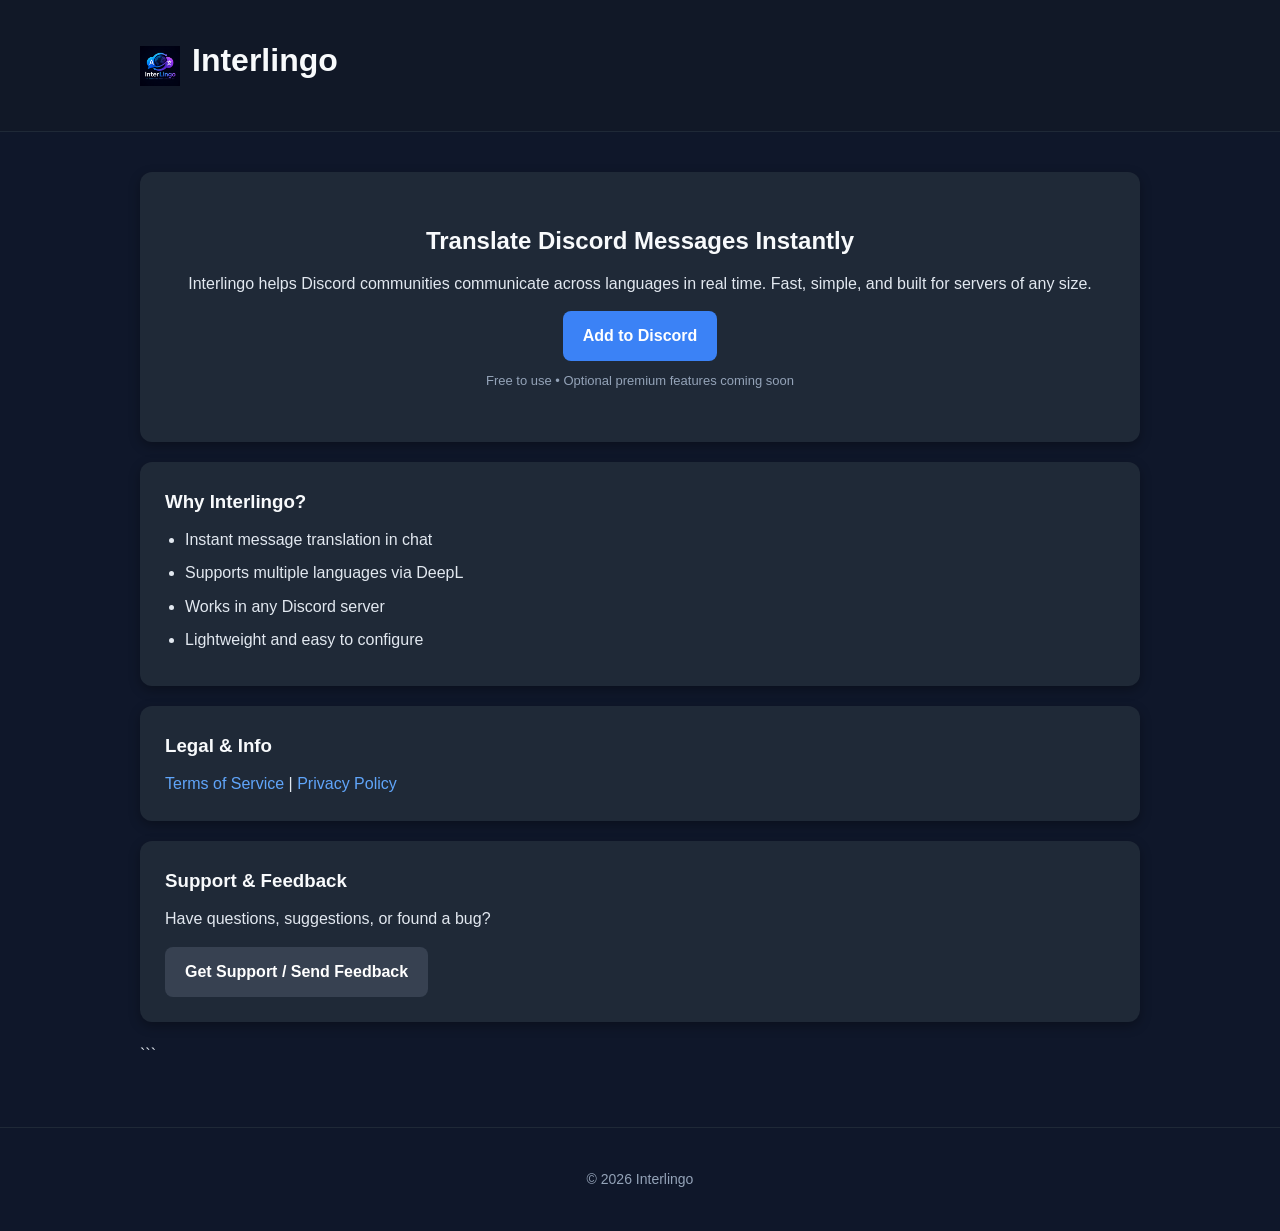
<file: index.html>
<!DOCTYPE html>

<html lang="en">
<head>
  <meta charset="UTF-8" />
  <meta name="viewport" content="width=device-width, initial-scale=1.0" />
  <title>Interlingo - Discord Translation Bot</title>
  <link rel="stylesheet" href="styles.css" />
</head>

<body>

  <!-- Header -->

  <header class="site-header">
    <div class="container">
      <img src="interlingo-logo.png" alt="Interlingo Logo" class="logo" />
      <h1>Interlingo</h1>
    </div>
  </header>

  <!-- Hero Section -->

  <main class="container">


<section class="card hero">
  <h2>Translate Discord Messages Instantly</h2>
  <p>
    Interlingo helps Discord communities communicate across languages in real time.
    Fast, simple, and built for servers of any size.
  </p>

  <!-- Add to Discord Button -->
  <a class="btn primary"
     href=https://discord.com/oauth2/authorize?client_id=1515765473223118989&scope=bot%20applications.commands&permissions=84992
     target="_blank">
    Add to Discord
  </a>

  <p class="small-text">
    Free to use • Optional premium features coming soon
  </p>
</section>

<!-- Features -->
<section class="card">
  <h3>Why Interlingo?</h3>
  <ul>
    <li>Instant message translation in chat</li>
    <li>Supports multiple languages via DeepL</li>
    <li>Works in any Discord server</li>
    <li>Lightweight and easy to configure</li>
  </ul>
</section>

<!-- Trust / Legal Links -->
<section class="card">
  <h3>Legal & Info</h3>
  <p>
    <a href="terms.html">Terms of Service</a> |
    <a href="privacy.html">Privacy Policy</a>
  </p>
</section>

<!-- Support -->
<section class="card">
  <h3>Support & Feedback</h3>
  <p>
    Have questions, suggestions, or found a bug?
  </p>

  <a class="btn secondary" href="support.html">
    Get Support / Send Feedback
  </a>
</section>
```

  </main>

  <!-- Footer -->

  <footer class="site-footer">
    <div class="container">
      <p>&copy; 2026 Interlingo</p>
    </div>
  </footer>

</body>
</html>
</file>
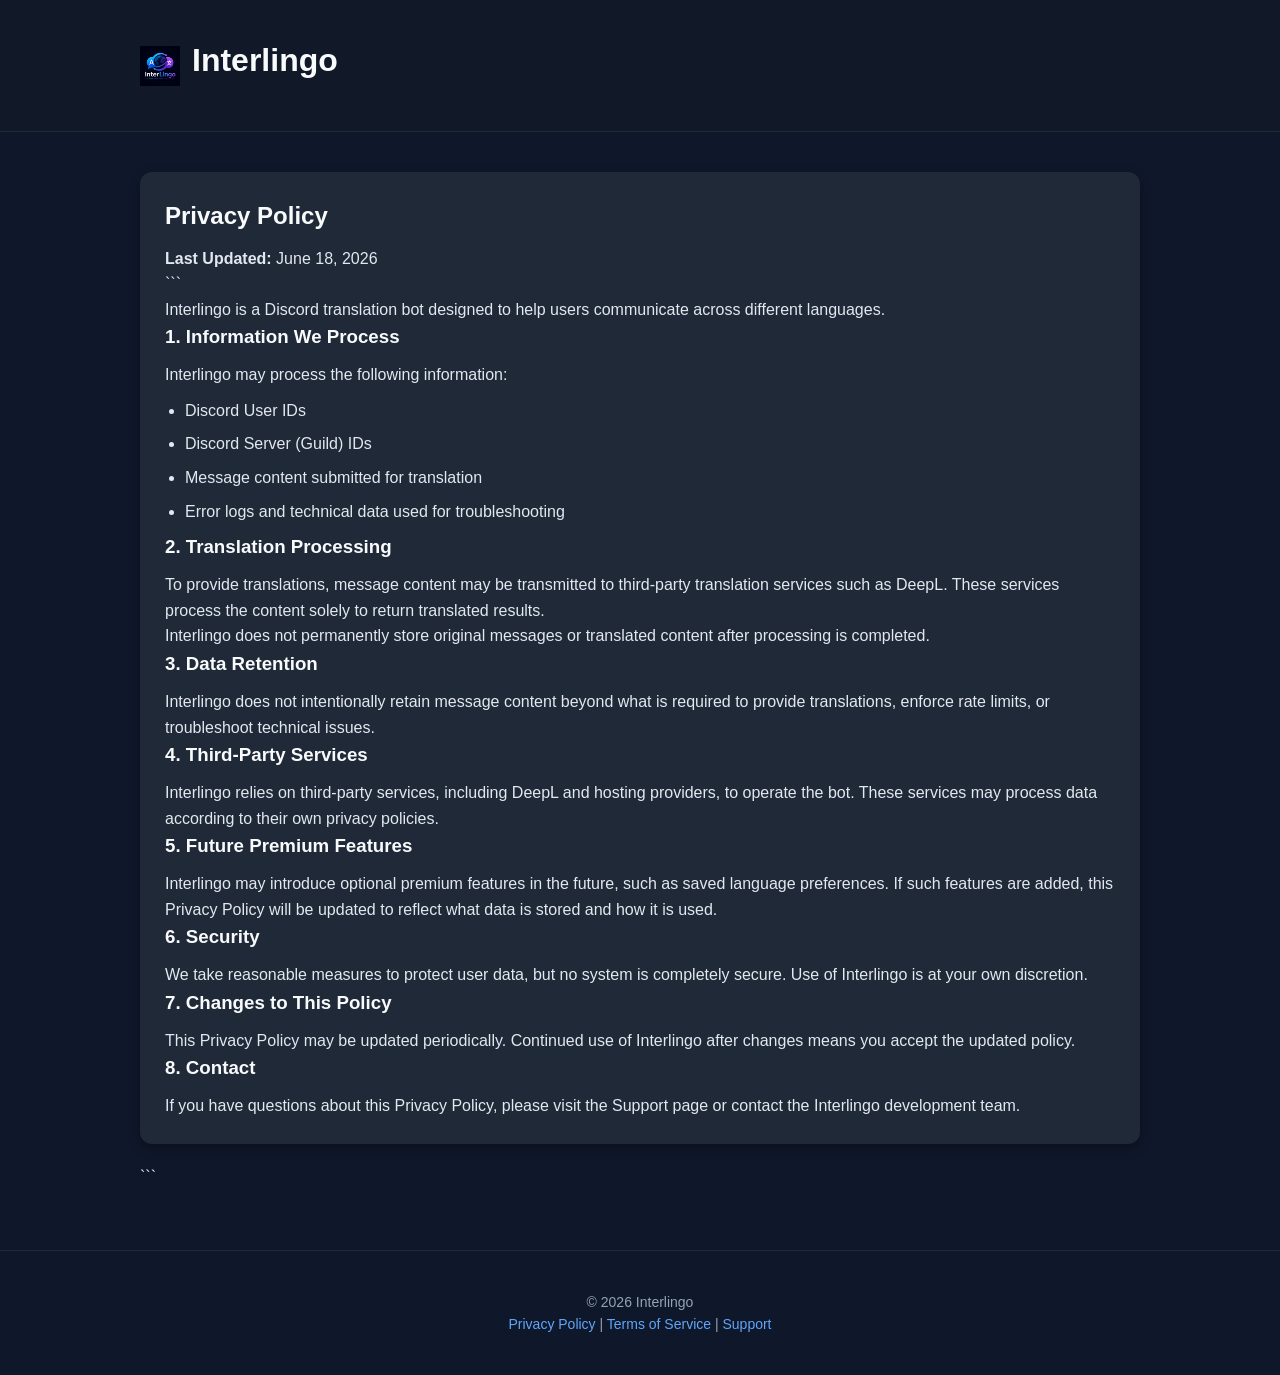
<file: privacy.html>
<!DOCTYPE html>

<html lang="en">
<head>
  <meta charset="UTF-8" />
  <meta name="viewport" content="width=device-width, initial-scale=1.0" />
  <title>Interlingo - Privacy Policy</title>
  <link rel="stylesheet" href="styles.css" />
</head>

<body>

  <!-- Header -->

  <header class="site-header">
    <div class="container">
      <img src="interlingo-logo.png" alt="Interlingo Logo" class="logo" />
      <h1>Interlingo</h1>
    </div>
  </header>

  <!-- Main Content -->

  <main class="container">
    <section class="card">
      <h2>Privacy Policy</h2>
      <p><strong>Last Updated:</strong> June 18, 2026</p>

```
  <p>
    Interlingo is a Discord translation bot designed to help users communicate across different languages.
  </p>

  <h3>1. Information We Process</h3>
  <p>Interlingo may process the following information:</p>
  <ul>
    <li>Discord User IDs</li>
    <li>Discord Server (Guild) IDs</li>
    <li>Message content submitted for translation</li>
    <li>Error logs and technical data used for troubleshooting</li>
  </ul>

  <h3>2. Translation Processing</h3>
  <p>
    To provide translations, message content may be transmitted to third-party translation services such as DeepL.
    These services process the content solely to return translated results.
  </p>

  <p>
    Interlingo does not permanently store original messages or translated content after processing is completed.
  </p>

  <h3>3. Data Retention</h3>
  <p>
    Interlingo does not intentionally retain message content beyond what is required to provide translations,
    enforce rate limits, or troubleshoot technical issues.
  </p>

  <h3>4. Third-Party Services</h3>
  <p>
    Interlingo relies on third-party services, including DeepL and hosting providers, to operate the bot.
    These services may process data according to their own privacy policies.
  </p>

  <h3>5. Future Premium Features</h3>
  <p>
    Interlingo may introduce optional premium features in the future, such as saved language preferences.
    If such features are added, this Privacy Policy will be updated to reflect what data is stored and how it is used.
  </p>

  <h3>6. Security</h3>
  <p>
    We take reasonable measures to protect user data, but no system is completely secure.
    Use of Interlingo is at your own discretion.
  </p>

  <h3>7. Changes to This Policy</h3>
  <p>
    This Privacy Policy may be updated periodically. Continued use of Interlingo after changes means you accept the updated policy.
  </p>

  <h3>8. Contact</h3>
  <p>
    If you have questions about this Privacy Policy, please visit the Support page or contact the Interlingo development team.
  </p>
</section>
```

  </main>

  <!-- Footer -->

  <footer class="site-footer">
    <div class="container">
      <p>&copy; 2026 Interlingo</p>
      <p>
        <a href="privacy.html">Privacy Policy</a> |
        <a href="terms.html">Terms of Service</a> |
        <a href="support.html">Support</a>
      </p>
    </div>
  </footer>

</body>
</html>
</file>
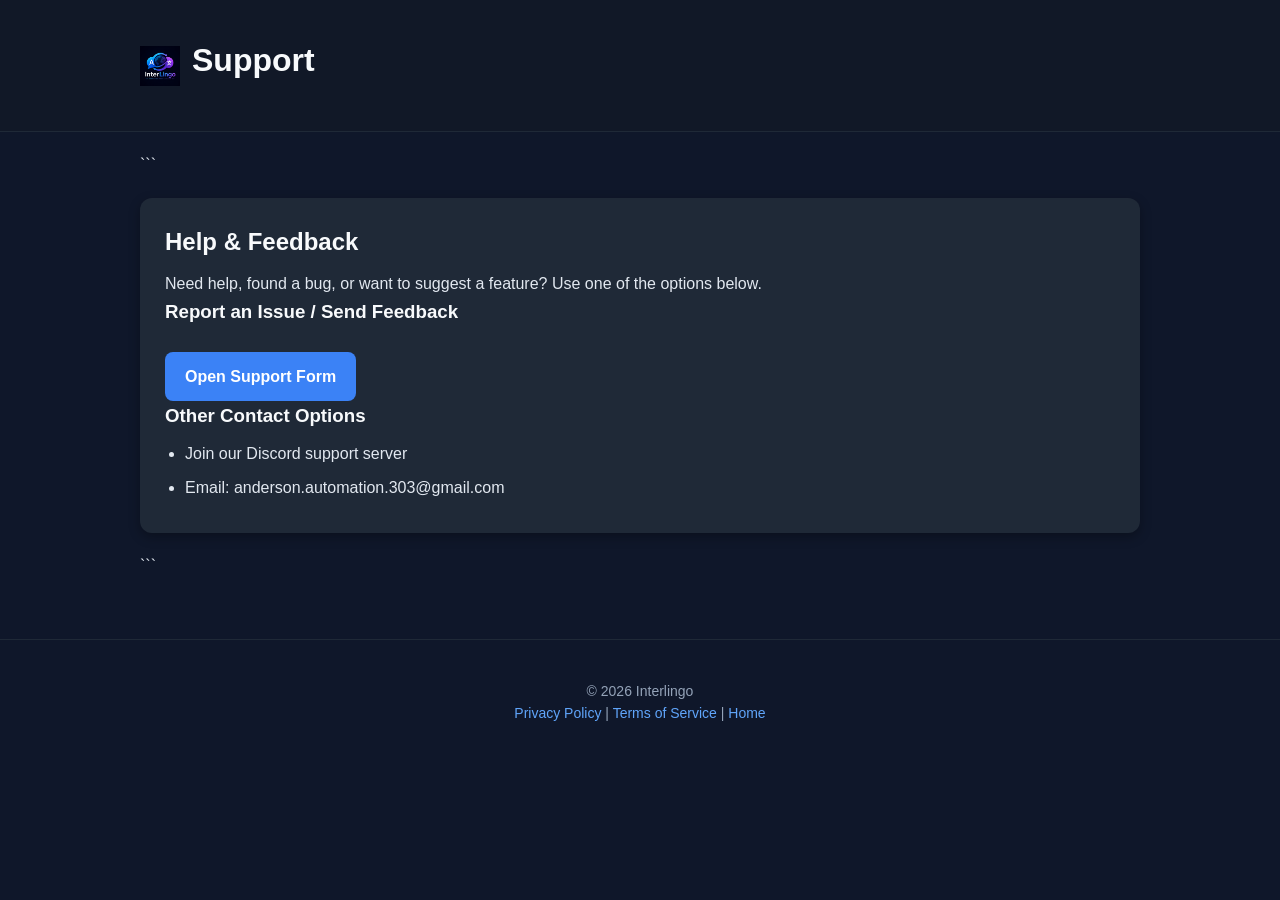
<file: support.html>
<!DOCTYPE html>

<html lang="en">
<head>
  <meta charset="UTF-8" />
  <meta name="viewport" content="width=device-width, initial-scale=1.0" />
  <title>Interlingo - Support</title>
  <link rel="stylesheet" href="styles.css" />
</head>

<body>

  <header class="site-header">
    <div class="container">
      <img src="interlingo-logo.png" alt="Interlingo Logo" class="logo" />
      <h1>Support</h1>
    </div>
  </header>

  <main class="container">

```
<section class="card">
  <h2>Help & Feedback</h2>
  <p>
    Need help, found a bug, or want to suggest a feature? Use one of the options below.
  </p>

  <h3>Report an Issue / Send Feedback</h3>
  <a class="btn primary" href="https://docs.google.com/forms/d/e/1FAIpQLSf7HeUhHDvtbKe0zbfDafSq7r6gLg8TIQR_r6lZZIdwcQCzlA/viewform?usp=dialog target="_blank">
    Open Support Form
  </a>

  <h3>Other Contact Options</h3>
  <ul>
    <li>Join our Discord support server</li>
    <li>Email: anderson.automation.303@gmail.com</li>
  </ul>
</section>
```

  </main>

  <footer class="site-footer">
    <div class="container">
      <p>&copy; 2026 Interlingo</p>
      <p>
        <a href="privacy.html">Privacy Policy</a> |
        <a href="terms.html">Terms of Service</a> |
        <a href="index.html">Home</a>
      </p>
    </div>
  </footer>

</body>
</html>
</file>
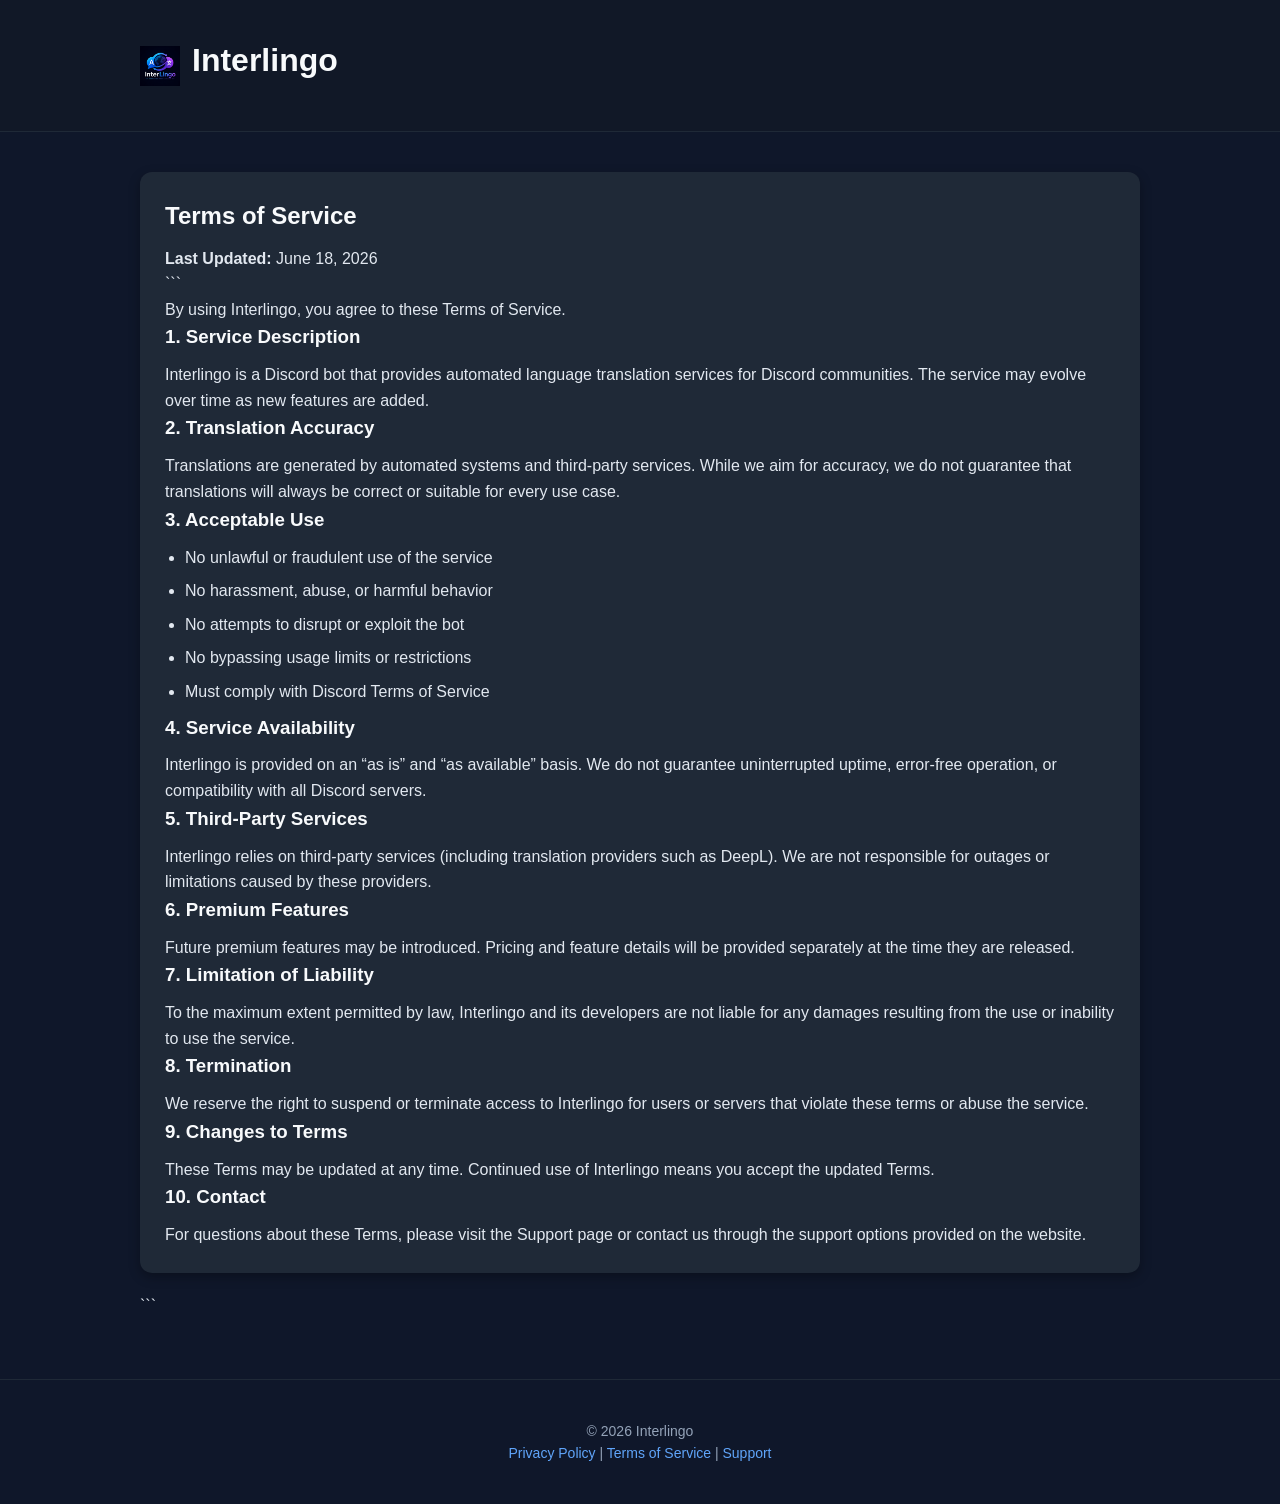
<file: terms.html>
<!DOCTYPE html>

<html lang="en">
<head>
  <meta charset="UTF-8" />
  <meta name="viewport" content="width=device-width, initial-scale=1.0" />
  <title>Interlingo - Terms of Service</title>
  <link rel="stylesheet" href="styles.css" />
</head>

<body>

  <!-- Header -->

  <header class="site-header">
    <div class="container">
      <img src="interlingo-logo.png" alt="Interlingo Logo" class="logo" />
      <h1>Interlingo</h1>
    </div>
  </header>

  <!-- Main Content -->

  <main class="container">
    <section class="card">
      <h2>Terms of Service</h2>
      <p><strong>Last Updated:</strong> June 18, 2026</p>

```
  <p>
    By using Interlingo, you agree to these Terms of Service.
  </p>

  <h3>1. Service Description</h3>
  <p>
    Interlingo is a Discord bot that provides automated language translation services for Discord communities.
    The service may evolve over time as new features are added.
  </p>

  <h3>2. Translation Accuracy</h3>
  <p>
    Translations are generated by automated systems and third-party services. While we aim for accuracy,
    we do not guarantee that translations will always be correct or suitable for every use case.
  </p>

  <h3>3. Acceptable Use</h3>
  <ul>
    <li>No unlawful or fraudulent use of the service</li>
    <li>No harassment, abuse, or harmful behavior</li>
    <li>No attempts to disrupt or exploit the bot</li>
    <li>No bypassing usage limits or restrictions</li>
    <li>Must comply with Discord Terms of Service</li>
  </ul>

  <h3>4. Service Availability</h3>
  <p>
    Interlingo is provided on an “as is” and “as available” basis. We do not guarantee uninterrupted uptime,
    error-free operation, or compatibility with all Discord servers.
  </p>

  <h3>5. Third-Party Services</h3>
  <p>
    Interlingo relies on third-party services (including translation providers such as DeepL).
    We are not responsible for outages or limitations caused by these providers.
  </p>

  <h3>6. Premium Features</h3>
  <p>
    Future premium features may be introduced. Pricing and feature details will be provided separately
    at the time they are released.
  </p>

  <h3>7. Limitation of Liability</h3>
  <p>
    To the maximum extent permitted by law, Interlingo and its developers are not liable for any damages
    resulting from the use or inability to use the service.
  </p>

  <h3>8. Termination</h3>
  <p>
    We reserve the right to suspend or terminate access to Interlingo for users or servers that violate these terms
    or abuse the service.
  </p>

  <h3>9. Changes to Terms</h3>
  <p>
    These Terms may be updated at any time. Continued use of Interlingo means you accept the updated Terms.
  </p>

  <h3>10. Contact</h3>
  <p>
    For questions about these Terms, please visit the Support page or contact us through the support options provided on the website.
  </p>
</section>
```

  </main>

  <!-- Footer -->

  <footer class="site-footer">
    <div class="container">
      <p>&copy; 2026 Interlingo</p>
      <p>
        <a href="privacy.html">Privacy Policy</a> |
        <a href="terms.html">Terms of Service</a> |
        <a href="support.html">Support</a>
      </p>
    </div>
  </footer>

</body>
</html>
</file>
<file: styles.css>
/* =========================
Interlingo SaaS Styling
========================= */

* {
  margin: 0;
  padding: 0;
  box-sizing: border-box;
  font-family: Arial, sans-serif;
  }

body {
background: #0f172a; /* dark slate */
color: #e2e8f0;
line-height: 1.6;
}

/* Layout container */
.container {
width: 90%;
max-width: 1000px;
margin: auto;
padding: 20px 0;
}

/* Header */
.site-header {
background: #111827;
padding: 15px 0;
border-bottom: 1px solid #1f2937;
}

.site-header .container {
display: flex;
align-items: center;
gap: 12px;
}

.logo {
width: 40px;
height: 40px;
}

/* Cards */
.card {
background: #1f2937;
padding: 25px;
margin: 20px 0;
border-radius: 12px;
box-shadow: 0 4px 12px rgba(0, 0, 0, 0.3);
}

.hero {
text-align: center;
padding: 50px 25px;
}

/* Buttons */
.btn {
display: inline-block;
padding: 12px 20px;
margin-top: 15px;
border-radius: 8px;
text-decoration: none;
font-weight: bold;
transition: 0.2s ease;
}

.btn.primary {
background: #3b82f6;
color: white;
}

.btn.primary:hover {
background: #2563eb;
}

.btn.secondary {
background: #374151;
color: white;
}

.btn.secondary:hover {
background: #4b5563;
}

/* Links */
a {
color: #60a5fa;
text-decoration: none;
}

a:hover {
text-decoration: underline;
}

/* Headings */
h1, h2, h3 {
margin-bottom: 10px;
color: #f8fafc;
}

/* Lists */
ul {
margin-left: 20px;
margin-top: 10px;
}

li {
margin-bottom: 8px;
}

/* Footer */
.site-footer {
margin-top: 40px;
padding: 20px 0;
text-align: center;
border-top: 1px solid #1f2937;
font-size: 14px;
color: #94a3b8;
}

/* Small text */
.small-text {
font-size: 13px;
color: #94a3b8;
margin-top: 10px;
}
</file>
